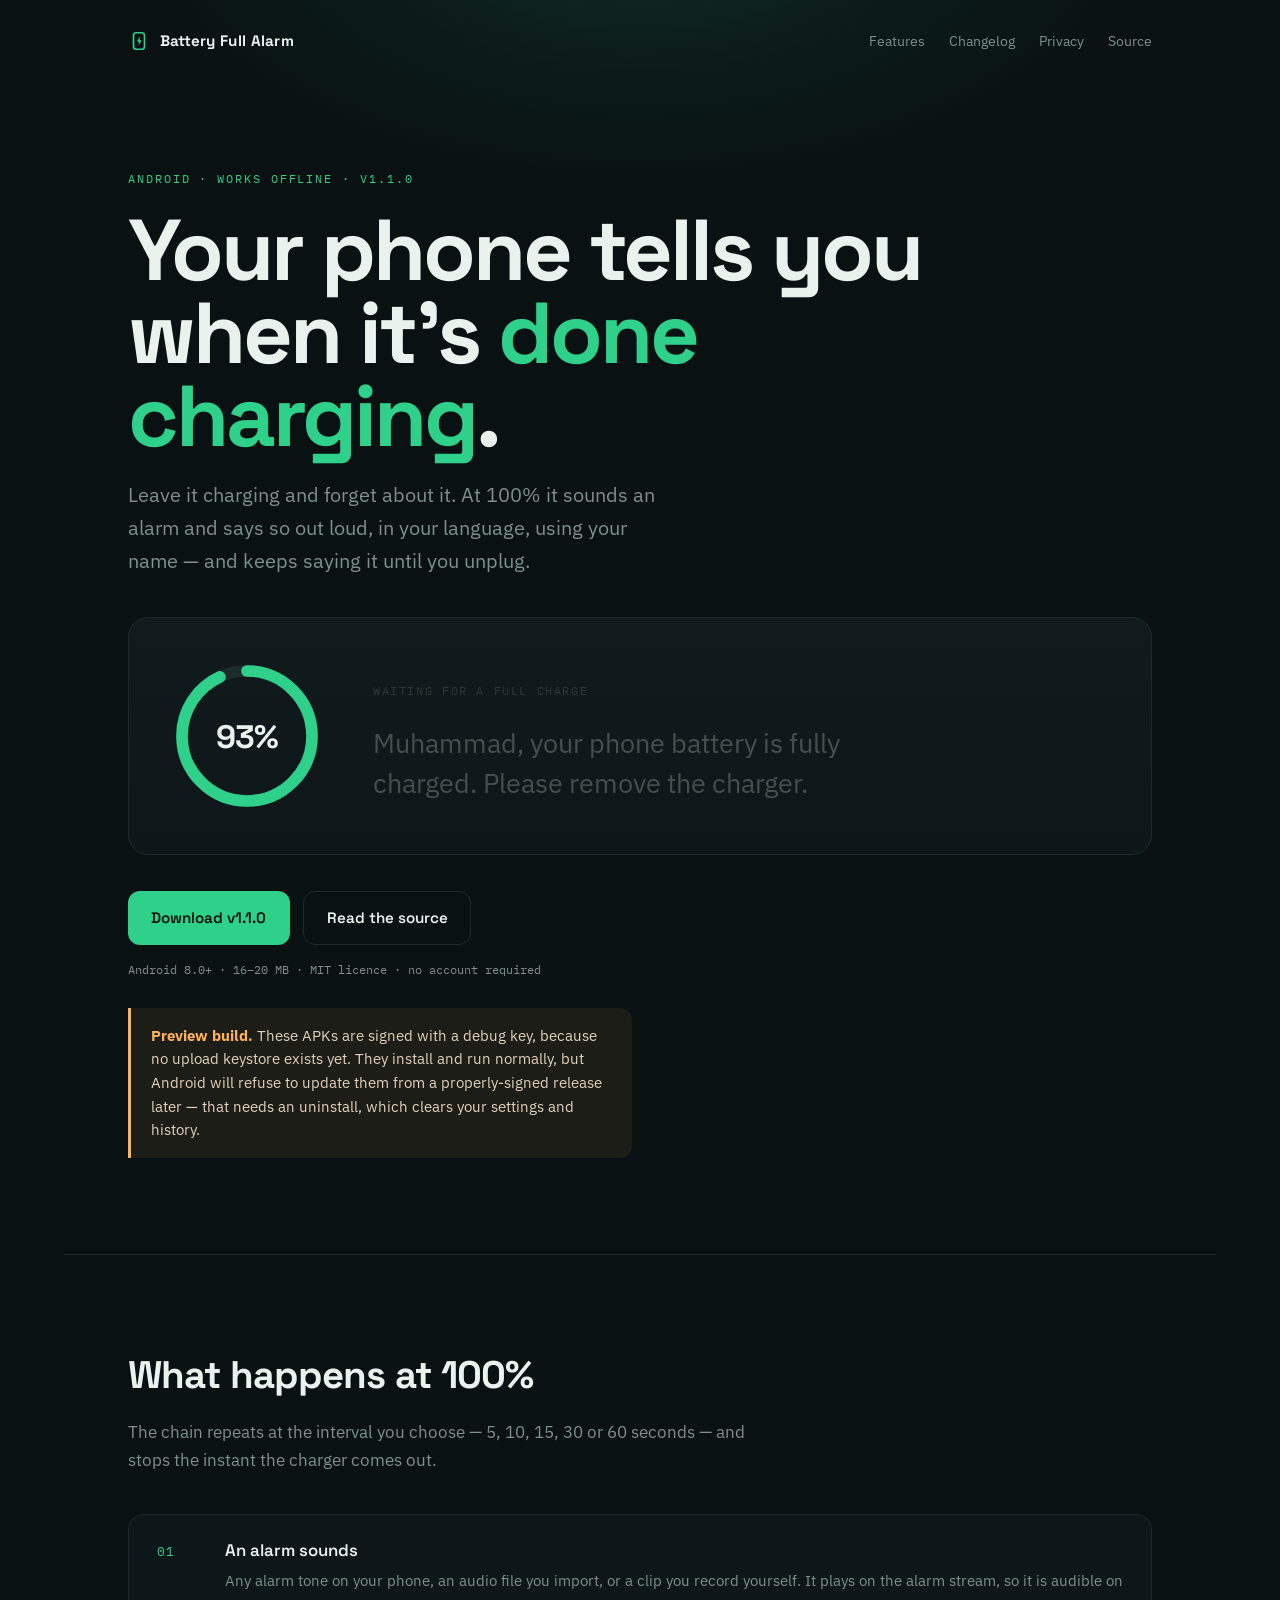
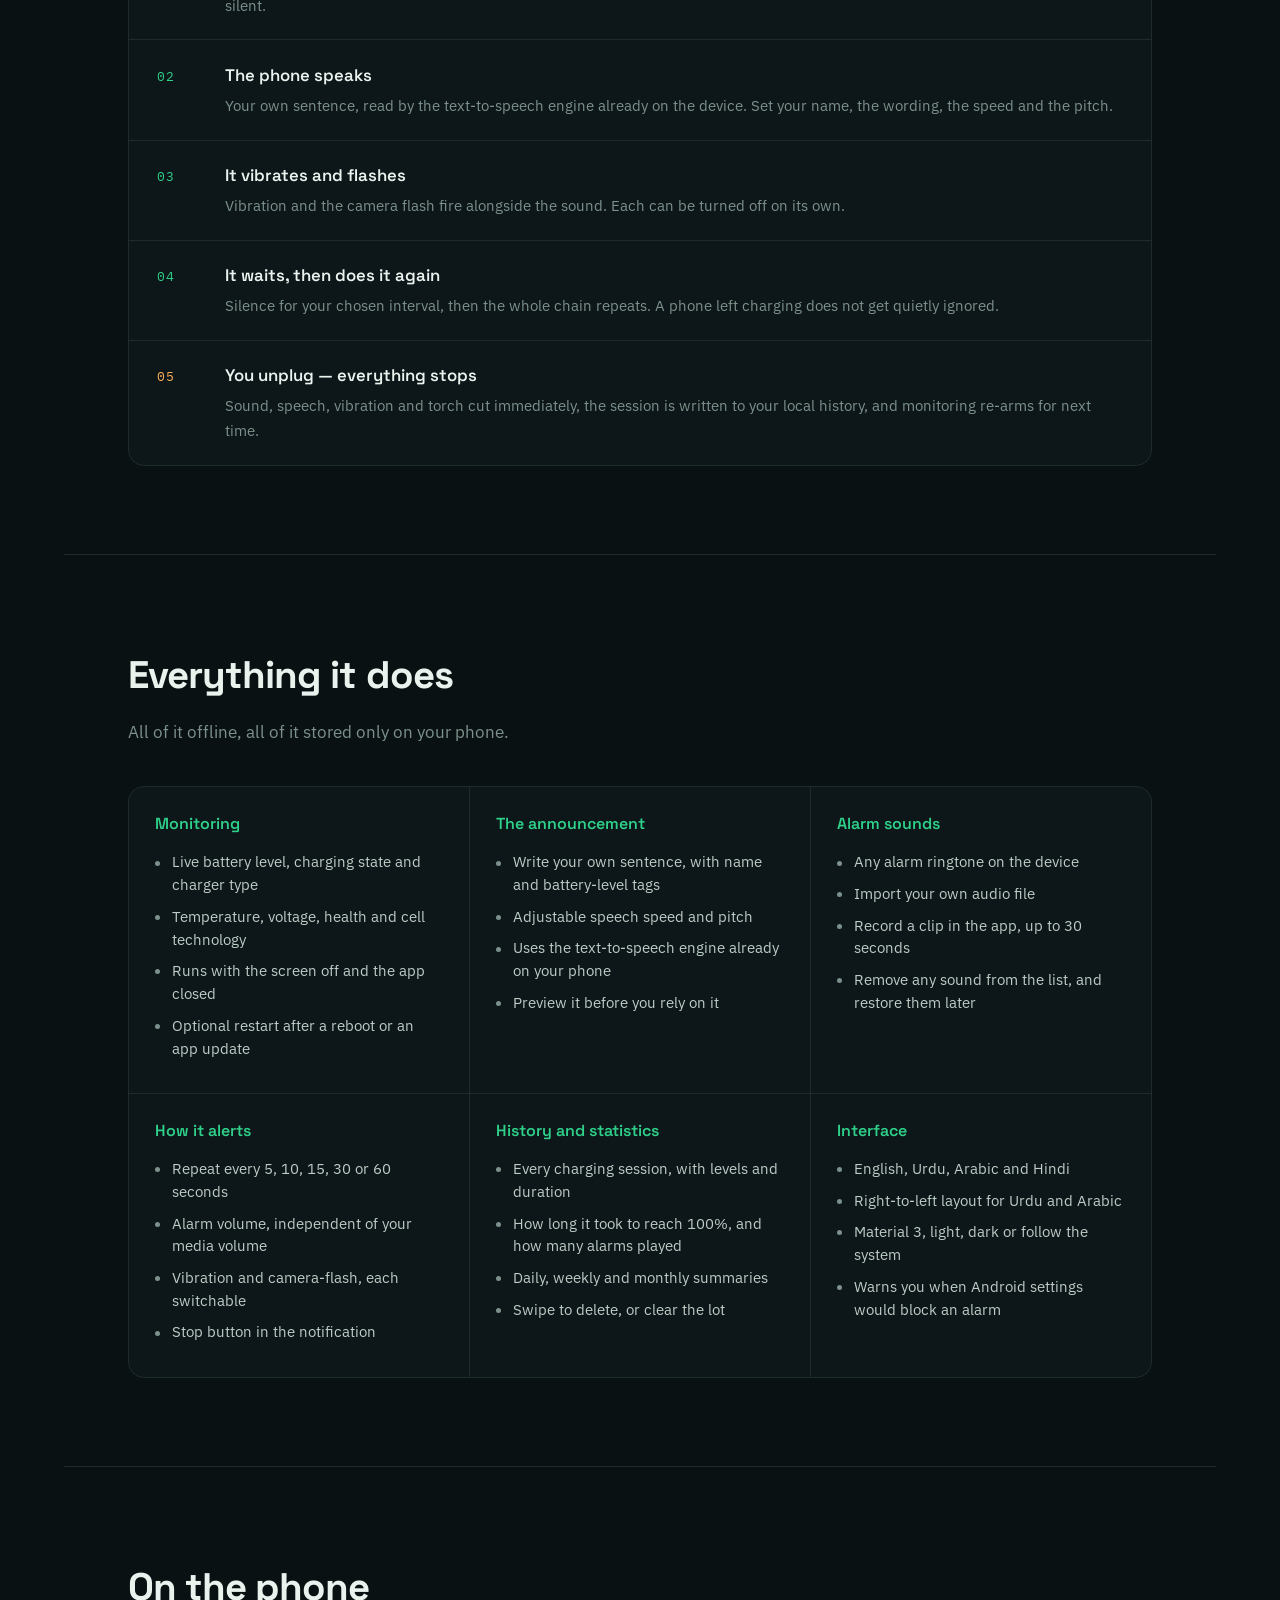
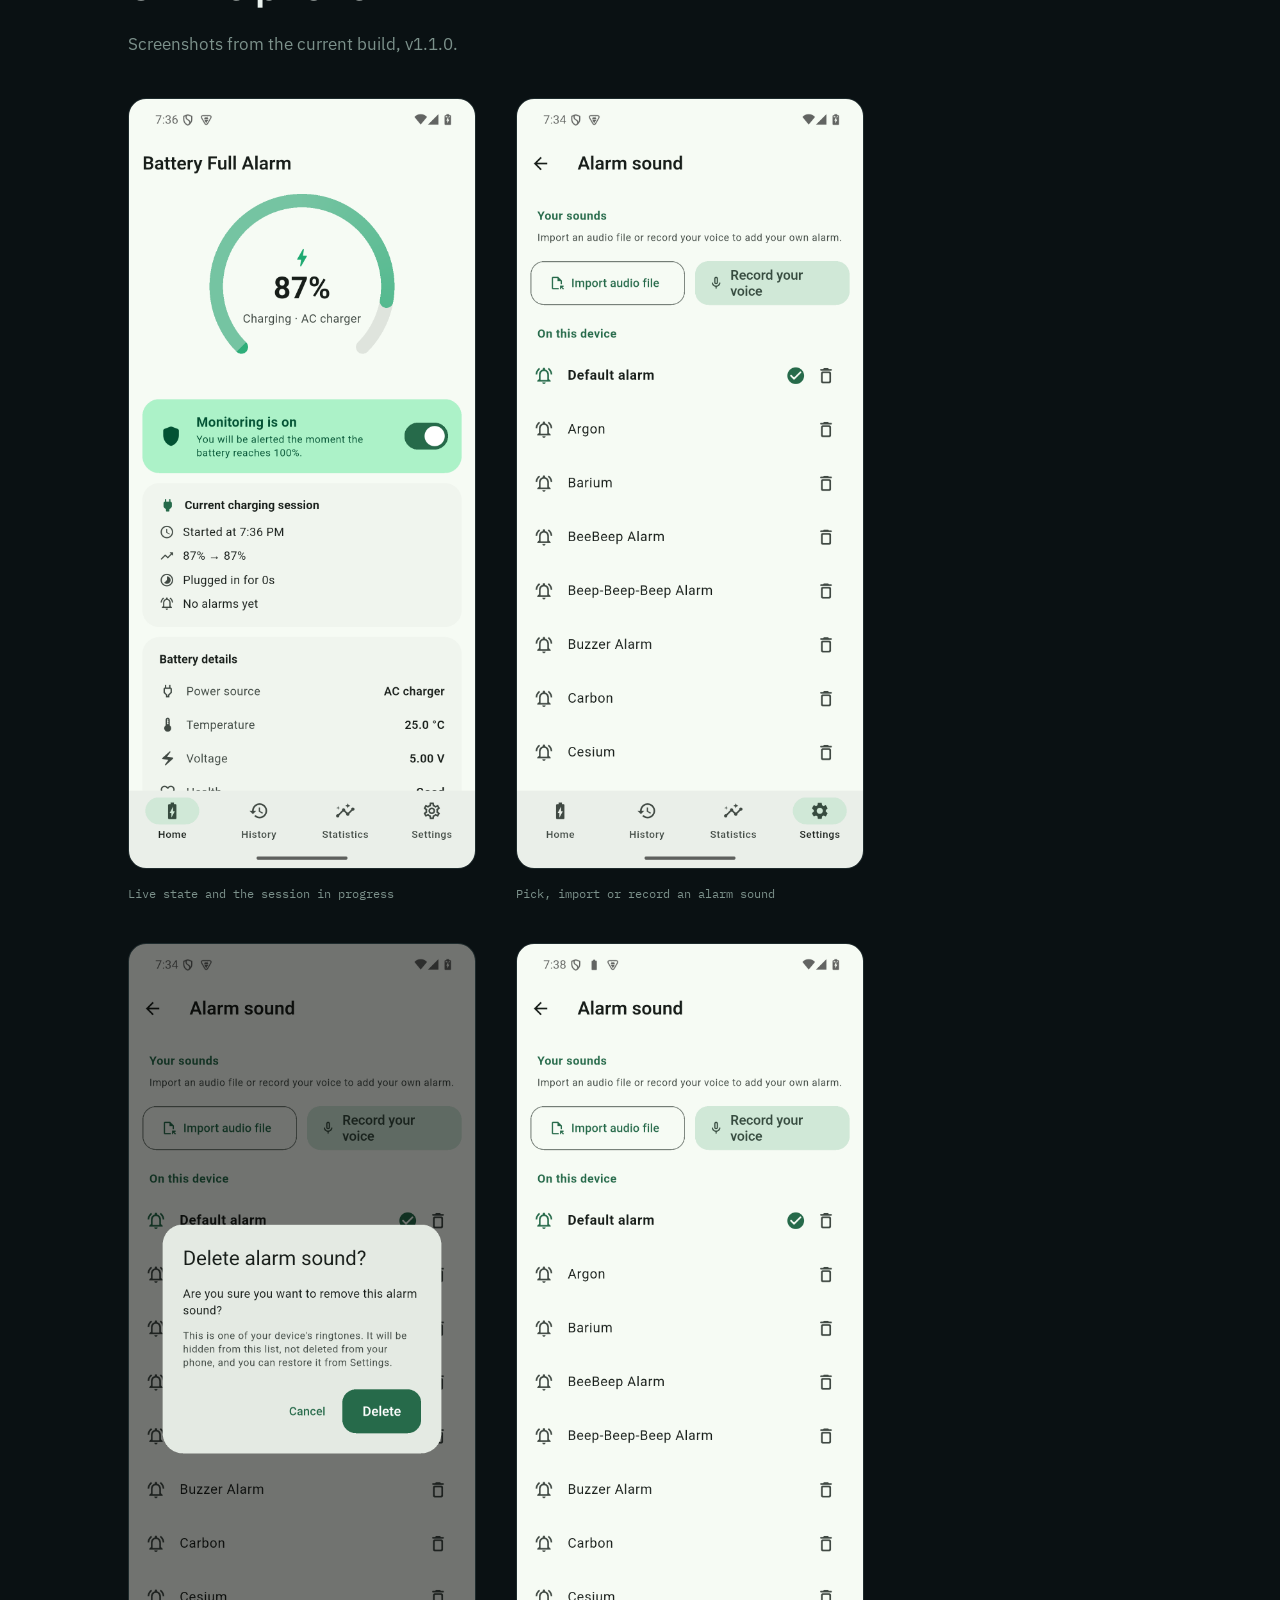
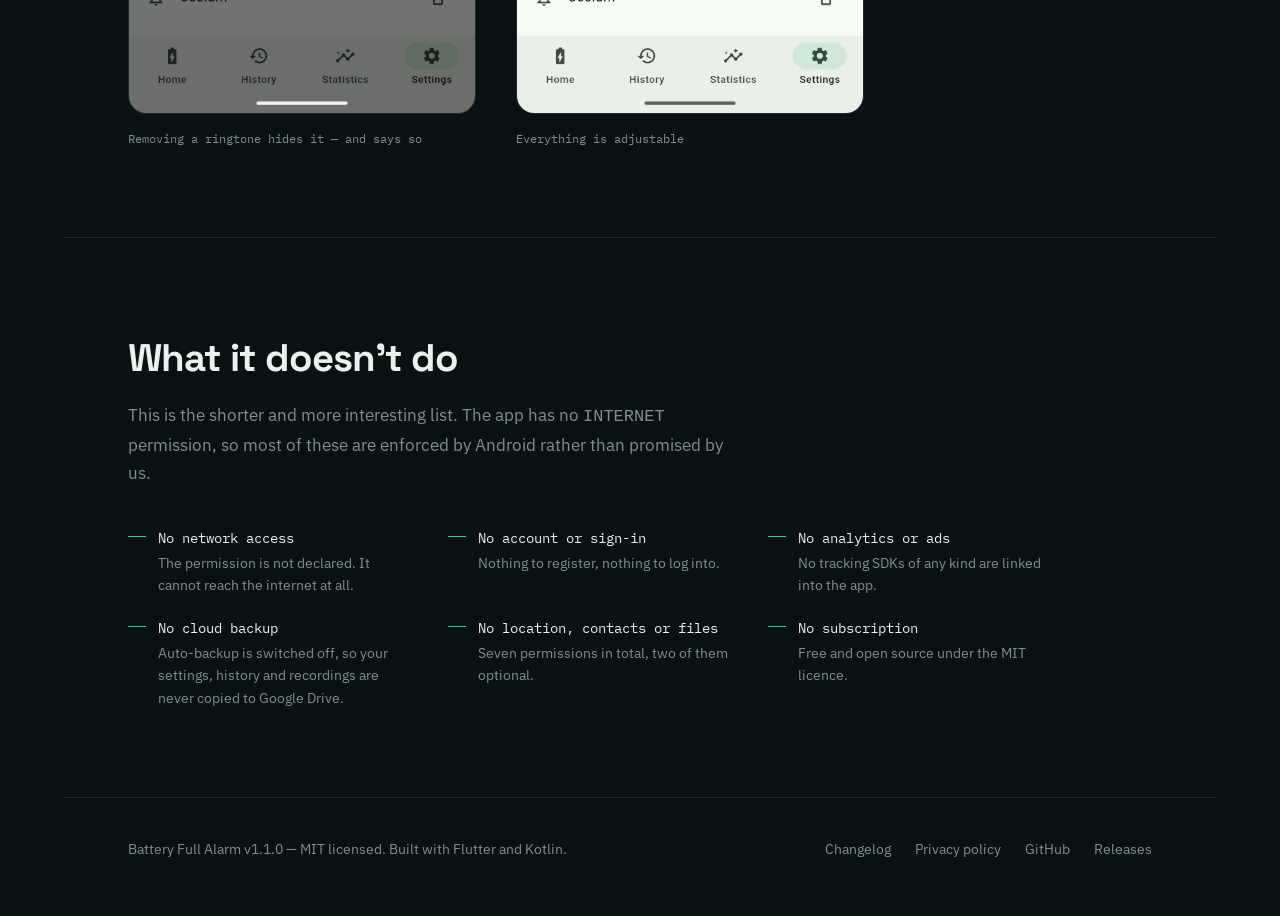
<file: website/index.html>
<!doctype html>
<html lang="en">
<head>
<meta charset="utf-8">
<meta name="viewport" content="width=device-width, initial-scale=1">
<title>Battery Full Alarm — it tells you when your phone is charged</title>
<meta name="description" content="An offline Android app that sounds an alarm and speaks a custom message the moment your phone reaches 100% while charging. No internet permission, no account, no cloud.">
<meta name="theme-color" content="#0a1113">

<meta property="og:title" content="Battery Full Alarm">
<meta property="og:description" content="Your phone tells you, out loud, the moment it finishes charging. Completely offline.">
<meta property="og:type" content="website">

<link rel="icon" href="data:image/svg+xml,<svg xmlns='http://www.w3.org/2000/svg' viewBox='0 0 24 24'><text y='19' font-size='19'>🔋</text></svg>">
<link rel="preconnect" href="https://fonts.googleapis.com">
<link rel="preconnect" href="https://fonts.gstatic.com" crossorigin>
<link href="https://fonts.googleapis.com/css2?family=IBM+Plex+Mono:wght@400;500&family=IBM+Plex+Sans+Arabic:wght@400;600&family=IBM+Plex+Sans+Devanagari:wght@400;600&family=IBM+Plex+Sans:wght@400;600&family=Space+Grotesk:wght@600;700&display=swap" rel="stylesheet">
<link rel="stylesheet" href="styles.css">
</head>
<body>

<header class="shell masthead">
  <a class="wordmark" href="/">
    <svg viewBox="0 0 24 24" aria-hidden="true" fill="none">
      <rect x="6" y="3" width="12" height="18" rx="3" stroke="#2FD08A" stroke-width="1.8"/>
      <path d="M13 7l-3.4 5.6H12L11.4 17l3.6-5.8h-2.4z" fill="#2FD08A"/>
    </svg>
    Battery Full Alarm
  </a>
  <nav>
    <a href="#features">Features</a>
    <a href="/changelog">Changelog</a>
    <a href="/privacy">Privacy</a>
    <a href="https://github.com/FarhanAsgharr/battery-full-alarm">Source</a>
  </nav>
</header>

<main>
  <!--
    The hero is the product's single job, performed: the meter charges to 100%, and
    only then does the phone speak — cycling through the four languages it supports,
    flipping direction for Urdu and Arabic.
  -->
  <section class="shell hero">
    <p class="eyebrow">Android · works offline · v1.1.0</p>
    <h1>Your phone tells you when it's <em>done charging</em>.</h1>
    <p class="lede">
      Leave it charging and forget about it. At 100% it sounds an alarm and says so out
      loud, in your language, using your name — and keeps saying it until you unplug.
    </p>

    <div class="announcer">
      <svg class="meter" id="meter" viewBox="0 0 120 120" role="img"
           aria-label="Battery charging to 100 percent">
        <circle class="meter-track" cx="60" cy="60" r="50"></circle>
        <circle class="meter-fill" id="meterFill" cx="60" cy="60" r="50"
                transform="rotate(-90 60 60)"></circle>
        <text class="meter-label" id="meterLabel" x="60" y="69" text-anchor="middle">0%</text>
      </svg>

      <div class="speech is-idle" id="speech" lang="en" dir="ltr" aria-live="polite">
        <p class="speech-lang" id="speechLang">Waiting for a full charge</p>
        <p class="speech-line" id="speechLine">
          Muhammad, your phone battery is fully charged. Please remove the charger.
        </p>
      </div>
    </div>

    <div class="actions">
      <a class="btn btn-primary"
         href="https://github.com/FarhanAsgharr/battery-full-alarm/releases/tag/v1.1.0">
        Download v1.1.0
      </a>
      <a class="btn btn-ghost"
         href="https://github.com/FarhanAsgharr/battery-full-alarm">
        Read the source
      </a>
    </div>
    <p class="actions-note">Android 8.0+ · 16–20 MB · MIT licence · no account required</p>

    <!--
      Stated up front, not buried. Anyone who installs a debug-signed build and later
      wants the Play version has to uninstall and lose their data, so they deserve to
      know before they tap Download rather than after.
    -->
    <aside class="caveat">
      <strong>Preview build.</strong> These APKs are signed with a debug key, because no
      upload keystore exists yet. They install and run normally, but Android will refuse
      to update them from a properly-signed release later — that needs an uninstall,
      which clears your settings and history.
    </aside>
  </section>

  <!-- A real sequence, so the numbering carries information. -->
  <section class="shell band" id="how">
    <h2>What happens at 100%</h2>
    <p class="sub">
      The chain repeats at the interval you choose — 5, 10, 15, 30 or 60 seconds —
      and stops the instant the charger comes out.
    </p>

    <ol class="chain">
      <li>
        <span class="step">01</span>
        <div>
          <h3>An alarm sounds</h3>
          <p>Any alarm tone on your phone, an audio file you import, or a clip you record
             yourself. It plays on the alarm stream, so it is audible on silent.</p>
        </div>
      </li>
      <li>
        <span class="step">02</span>
        <div>
          <h3>The phone speaks</h3>
          <p>Your own sentence, read by the text-to-speech engine already on the device.
             Set your name, the wording, the speed and the pitch.</p>
        </div>
      </li>
      <li>
        <span class="step">03</span>
        <div>
          <h3>It vibrates and flashes</h3>
          <p>Vibration and the camera flash fire alongside the sound. Each can be turned
             off on its own.</p>
        </div>
      </li>
      <li>
        <span class="step">04</span>
        <div>
          <h3>It waits, then does it again</h3>
          <p>Silence for your chosen interval, then the whole chain repeats. A phone left
             charging does not get quietly ignored.</p>
        </div>
      </li>
      <li>
        <span class="step">05</span>
        <div>
          <h3>You unplug — everything stops</h3>
          <p>Sound, speech, vibration and torch cut immediately, the session is written to
             your local history, and monitoring re-arms for next time.</p>
        </div>
      </li>
    </ol>
  </section>

  <section class="shell band" id="features">
    <h2>Everything it does</h2>
    <p class="sub">All of it offline, all of it stored only on your phone.</p>

    <div class="features">
      <div class="feature">
        <h3>Monitoring</h3>
        <ul>
          <li>Live battery level, charging state and charger type</li>
          <li>Temperature, voltage, health and cell technology</li>
          <li>Runs with the screen off and the app closed</li>
          <li>Optional restart after a reboot or an app update</li>
        </ul>
      </div>

      <div class="feature">
        <h3>The announcement</h3>
        <ul>
          <li>Write your own sentence, with name and battery-level tags</li>
          <li>Adjustable speech speed and pitch</li>
          <li>Uses the text-to-speech engine already on your phone</li>
          <li>Preview it before you rely on it</li>
        </ul>
      </div>

      <div class="feature">
        <h3>Alarm sounds</h3>
        <ul>
          <li>Any alarm ringtone on the device</li>
          <li>Import your own audio file</li>
          <li>Record a clip in the app, up to 30 seconds</li>
          <li>Remove any sound from the list, and restore them later</li>
        </ul>
      </div>

      <div class="feature">
        <h3>How it alerts</h3>
        <ul>
          <li>Repeat every 5, 10, 15, 30 or 60 seconds</li>
          <li>Alarm volume, independent of your media volume</li>
          <li>Vibration and camera-flash, each switchable</li>
          <li>Stop button in the notification</li>
        </ul>
      </div>

      <div class="feature">
        <h3>History and statistics</h3>
        <ul>
          <li>Every charging session, with levels and duration</li>
          <li>How long it took to reach 100%, and how many alarms played</li>
          <li>Daily, weekly and monthly summaries</li>
          <li>Swipe to delete, or clear the lot</li>
        </ul>
      </div>

      <div class="feature">
        <h3>Interface</h3>
        <ul>
          <li>English, Urdu, Arabic and Hindi</li>
          <li>Right-to-left layout for Urdu and Arabic</li>
          <li>Material 3, light, dark or follow the system</li>
          <li>Warns you when Android settings would block an alarm</li>
        </ul>
      </div>
    </div>
  </section>

  <section class="shell band">
    <h2>On the phone</h2>
    <p class="sub">Screenshots from the current build, v1.1.0.</p>
    <div class="shots">
      <div class="shot">
        <figure>
          <img src="img/home.png" width="1080" height="2400" loading="lazy"
               alt="The home screen: 87 percent charging, monitoring switched on, and the current charging session.">
          <figcaption>Live state and the session in progress</figcaption>
        </figure>
      </div>
      <div class="shot">
        <figure>
          <img src="img/sound.png" width="1080" height="2400" loading="lazy"
               alt="The alarm sound picker, listing the device ringtones with import and record buttons above them.">
          <figcaption>Pick, import or record an alarm sound</figcaption>
        </figure>
      </div>
      <div class="shot">
        <figure>
          <img src="img/delete.png" width="1080" height="2400" loading="lazy"
               alt="The delete confirmation dialog, explaining that a device ringtone is hidden from the list rather than deleted from the phone.">
          <figcaption>Removing a ringtone hides it — and says so</figcaption>
        </figure>
      </div>
      <div class="shot">
        <figure>
          <img src="img/settings.png" width="1080" height="2400" loading="lazy"
               alt="The settings screen showing the announcement, alarm sound, restore default sounds, repeat interval and volume.">
          <figcaption>Everything is adjustable</figcaption>
        </figure>
      </div>
    </div>
  </section>

  <!-- The honest inverse. This app is defined as much by what it refuses to do. -->
  <section class="shell band">
    <h2>What it doesn't do</h2>
    <p class="sub">
      This is the shorter and more interesting list. The app has no <code>INTERNET</code>
      permission, so most of these are enforced by Android rather than promised by us.
    </p>
    <ul class="absences">
      <li>No network access
        <span>The permission is not declared. It cannot reach the internet at all.</span>
      </li>
      <li>No account or sign-in
        <span>Nothing to register, nothing to log into.</span>
      </li>
      <li>No analytics or ads
        <span>No tracking SDKs of any kind are linked into the app.</span>
      </li>
      <li>No cloud backup
        <span>Auto-backup is switched off, so your settings, history and recordings are
              never copied to Google Drive.</span>
      </li>
      <li>No location, contacts or files
        <span>Seven permissions in total, two of them optional.</span>
      </li>
      <li>No subscription
        <span>Free and open source under the MIT licence.</span>
      </li>
    </ul>
  </section>
</main>

<footer class="shell site-footer">
  <p style="margin:0">Battery Full Alarm v1.1.0 — MIT licensed. Built with Flutter and Kotlin.</p>
  <nav>
    <a href="/changelog">Changelog</a>
    <a href="/privacy">Privacy policy</a>
    <a href="https://github.com/FarhanAsgharr/battery-full-alarm">GitHub</a>
    <a href="https://github.com/FarhanAsgharr/battery-full-alarm/releases">Releases</a>
  </nav>
</footer>

<script src="app.js"></script>
</body>
</html>
</file>
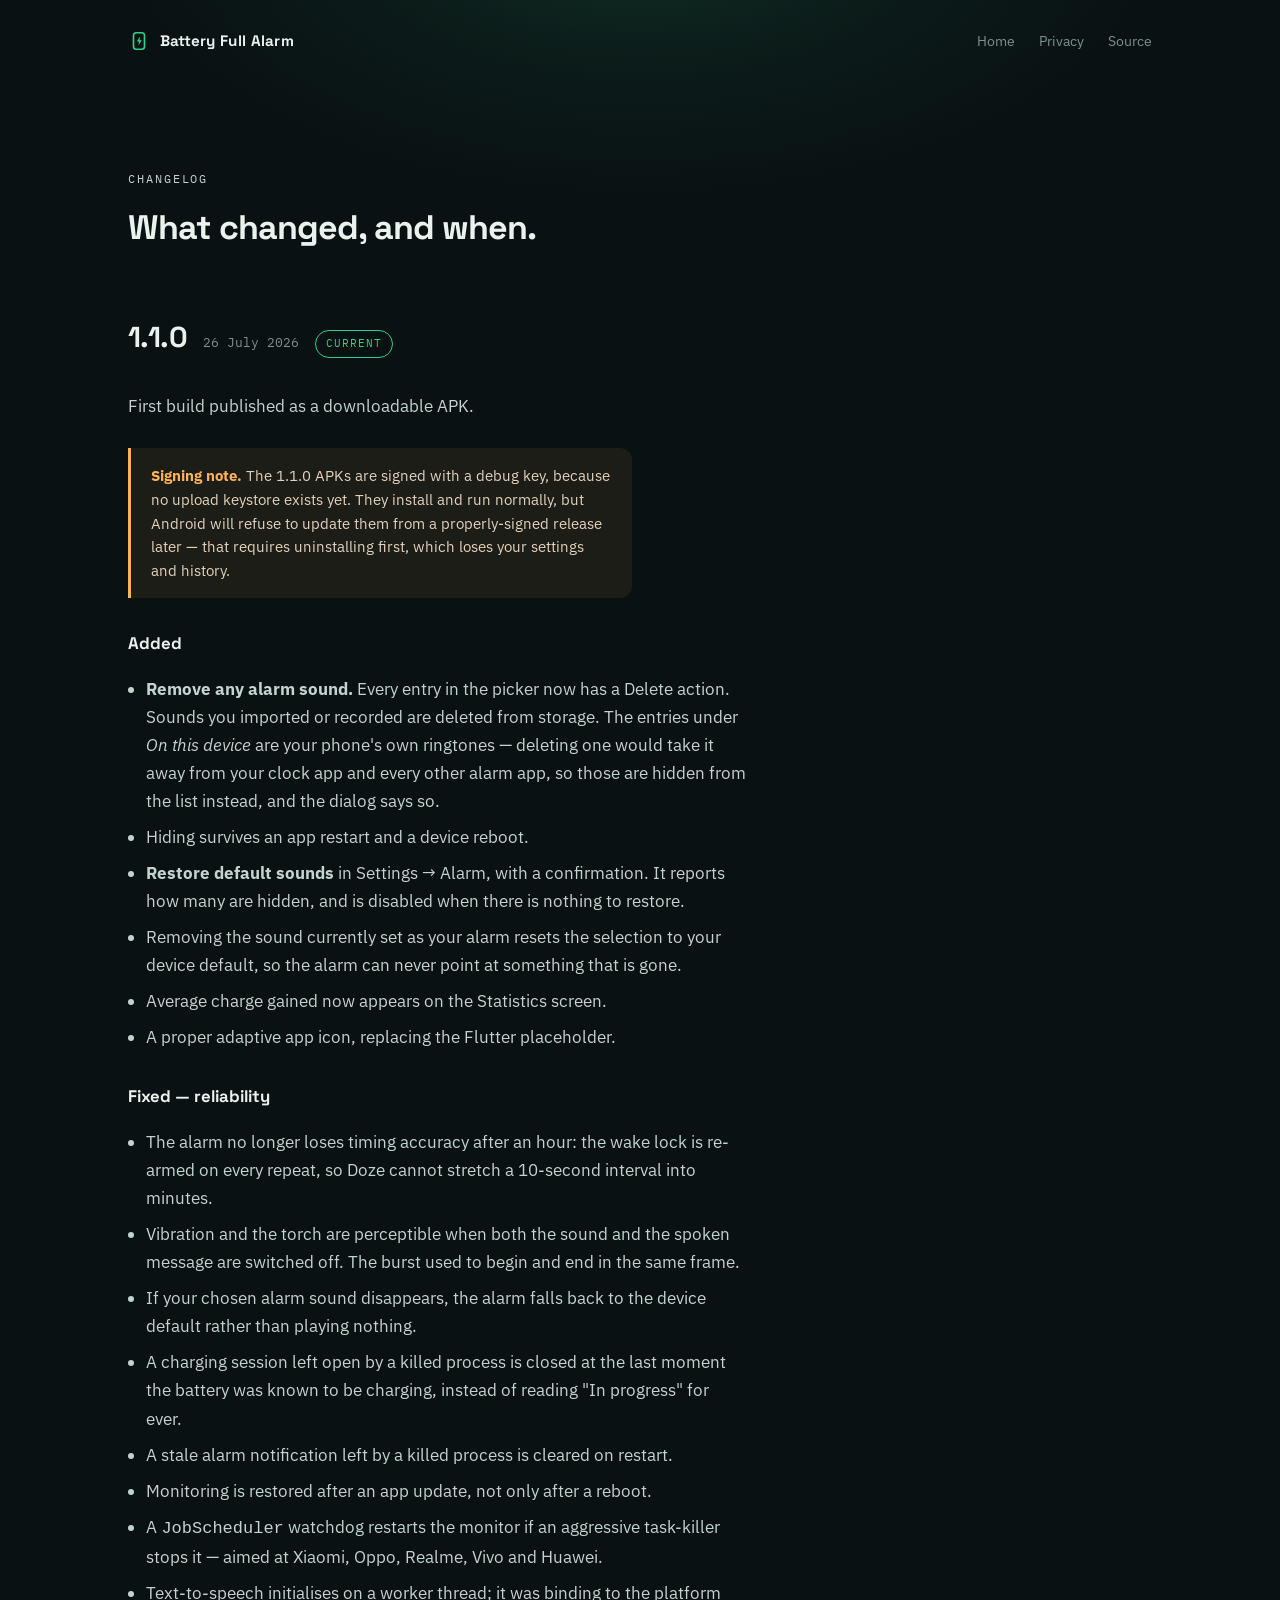
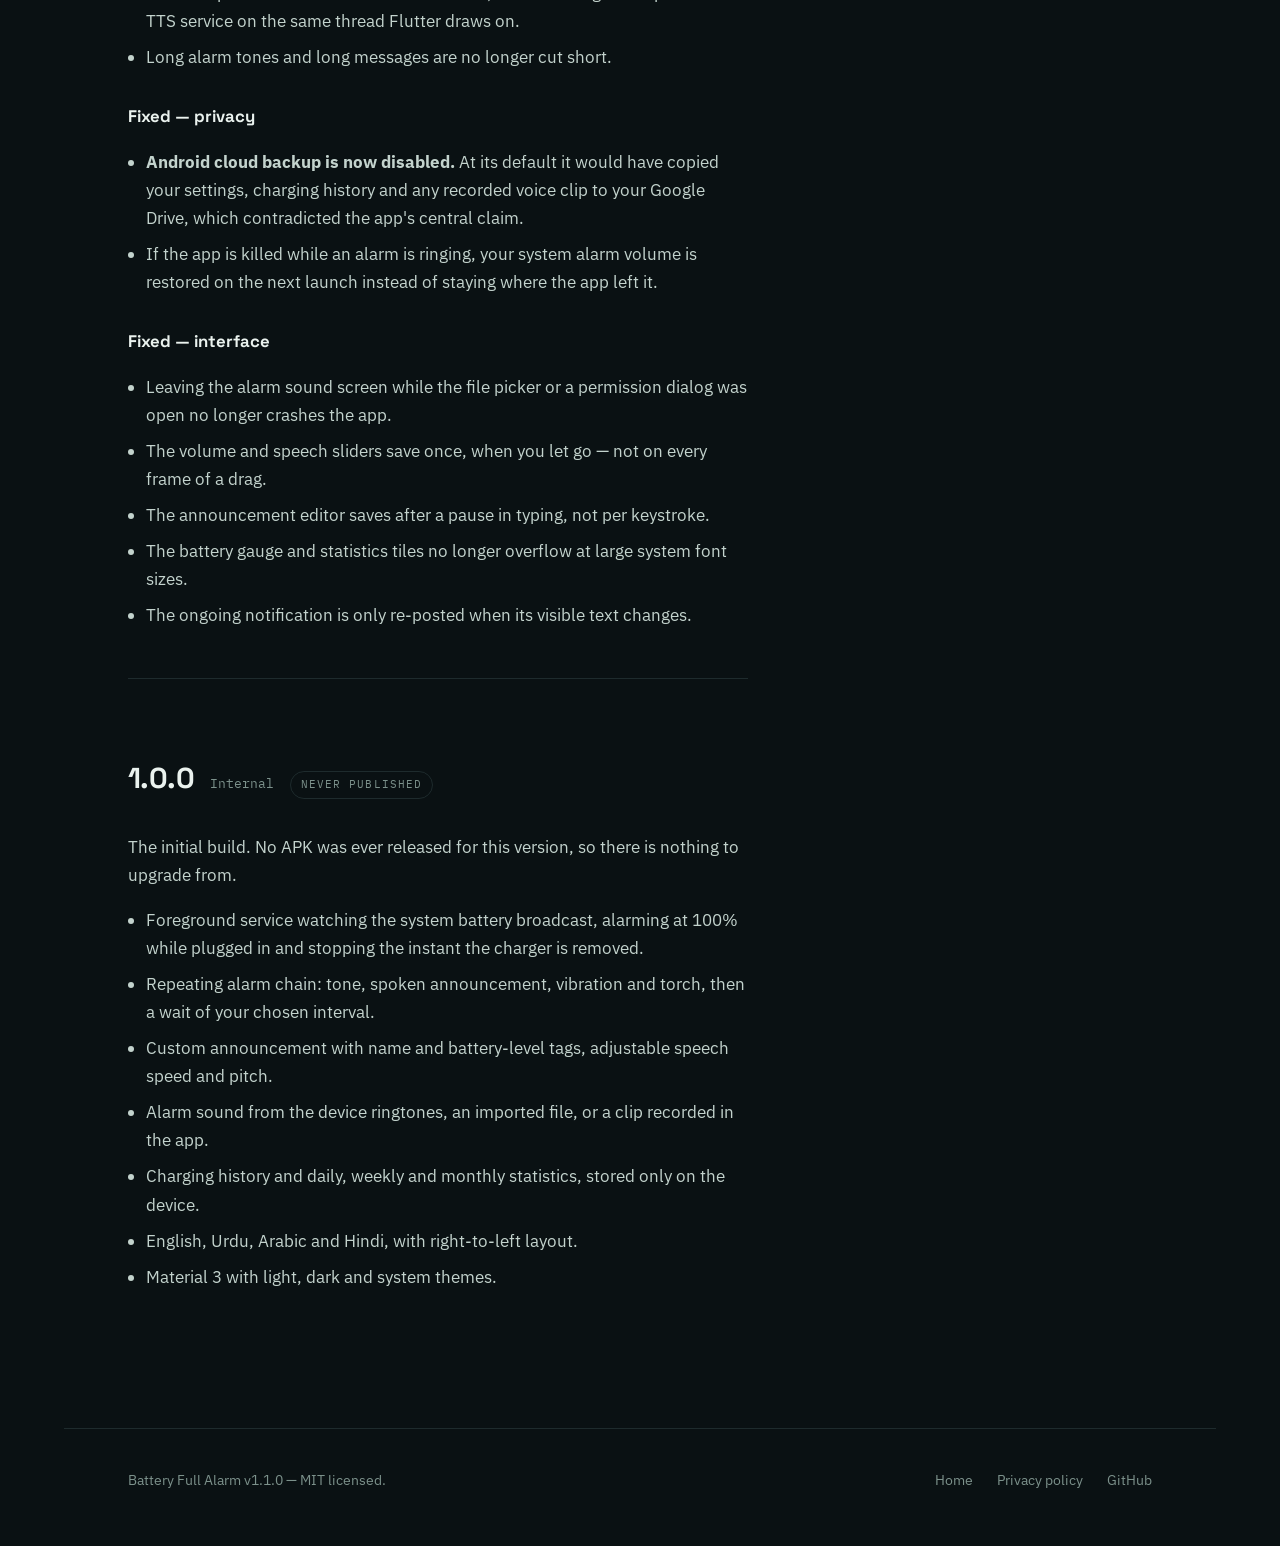
<file: website/changelog.html>
<!doctype html>
<html lang="en">
<head>
<meta charset="utf-8">
<meta name="viewport" content="width=device-width, initial-scale=1">
<title>Changelog — Battery Full Alarm</title>
<meta name="description" content="What changed in each release of Battery Full Alarm.">
<meta name="theme-color" content="#0a1113">
<link rel="icon" href="data:image/svg+xml,<svg xmlns='http://www.w3.org/2000/svg' viewBox='0 0 24 24'><text y='19' font-size='19'>🔋</text></svg>">
<link rel="preconnect" href="https://fonts.googleapis.com">
<link rel="preconnect" href="https://fonts.gstatic.com" crossorigin>
<link href="https://fonts.googleapis.com/css2?family=IBM+Plex+Mono:wght@400;500&family=IBM+Plex+Sans:wght@400;600&family=Space+Grotesk:wght@600;700&display=swap" rel="stylesheet">
<link rel="stylesheet" href="styles.css">
</head>
<body>

<header class="shell masthead">
  <a class="wordmark" href="/">
    <svg viewBox="0 0 24 24" aria-hidden="true" fill="none">
      <rect x="6" y="3" width="12" height="18" rx="3" stroke="#2FD08A" stroke-width="1.8"/>
      <path d="M13 7l-3.4 5.6H12L11.4 17l3.6-5.8h-2.4z" fill="#2FD08A"/>
    </svg>
    Battery Full Alarm
  </a>
  <nav>
    <a href="/">Home</a>
    <a href="/privacy">Privacy</a>
    <a href="https://github.com/FarhanAsgharr/battery-full-alarm">Source</a>
  </nav>
</header>

<main class="shell band" style="border-top:none">
  <div class="prose">
    <p class="eyebrow">Changelog</p>
    <h1 style="font-family:var(--display);font-size:clamp(2rem,1.4rem+2.4vw,3rem);letter-spacing:-0.03em;line-height:1.1;margin:0 0 1.5rem">
      What changed, and when.
    </h1>

    <!-- ------------------------------------------------------------ 1.1.0 -->
    <div class="release">
      <div class="release-head">
        <h2 id="v1-1-0">1.1.0</h2>
        <span class="release-date">26 July 2026</span>
        <span class="pill pill-current">Current</span>
      </div>
      <p>First build published as a downloadable APK.</p>

      <aside class="caveat">
        <strong>Signing note.</strong> The 1.1.0 APKs are signed with a debug key,
        because no upload keystore exists yet. They install and run normally, but
        Android will refuse to update them from a properly-signed release later — that
        requires uninstalling first, which loses your settings and history.
      </aside>

      <h3>Added</h3>
      <ul>
        <li><strong>Remove any alarm sound.</strong> Every entry in the picker now has a
          Delete action. Sounds you imported or recorded are deleted from storage. The
          entries under <em>On this device</em> are your phone's own ringtones — deleting
          one would take it away from your clock app and every other alarm app, so those
          are hidden from the list instead, and the dialog says so.</li>
        <li>Hiding survives an app restart and a device reboot.</li>
        <li><strong>Restore default sounds</strong> in Settings → Alarm, with a
          confirmation. It reports how many are hidden, and is disabled when there is
          nothing to restore.</li>
        <li>Removing the sound currently set as your alarm resets the selection to your
          device default, so the alarm can never point at something that is gone.</li>
        <li>Average charge gained now appears on the Statistics screen.</li>
        <li>A proper adaptive app icon, replacing the Flutter placeholder.</li>
      </ul>

      <h3>Fixed — reliability</h3>
      <ul>
        <li>The alarm no longer loses timing accuracy after an hour: the wake lock is
          re-armed on every repeat, so Doze cannot stretch a 10-second interval into
          minutes.</li>
        <li>Vibration and the torch are perceptible when both the sound and the spoken
          message are switched off. The burst used to begin and end in the same frame.</li>
        <li>If your chosen alarm sound disappears, the alarm falls back to the device
          default rather than playing nothing.</li>
        <li>A charging session left open by a killed process is closed at the last moment
          the battery was known to be charging, instead of reading "In progress" for ever.</li>
        <li>A stale alarm notification left by a killed process is cleared on restart.</li>
        <li>Monitoring is restored after an app update, not only after a reboot.</li>
        <li>A <code>JobScheduler</code> watchdog restarts the monitor if an aggressive
          task-killer stops it — aimed at Xiaomi, Oppo, Realme, Vivo and Huawei.</li>
        <li>Text-to-speech initialises on a worker thread; it was binding to the platform
          TTS service on the same thread Flutter draws on.</li>
        <li>Long alarm tones and long messages are no longer cut short.</li>
      </ul>

      <h3>Fixed — privacy</h3>
      <ul>
        <li><strong>Android cloud backup is now disabled.</strong> At its default it
          would have copied your settings, charging history and any recorded voice clip
          to your Google Drive, which contradicted the app's central claim.</li>
        <li>If the app is killed while an alarm is ringing, your system alarm volume is
          restored on the next launch instead of staying where the app left it.</li>
      </ul>

      <h3>Fixed — interface</h3>
      <ul>
        <li>Leaving the alarm sound screen while the file picker or a permission dialog
          was open no longer crashes the app.</li>
        <li>The volume and speech sliders save once, when you let go — not on every frame
          of a drag.</li>
        <li>The announcement editor saves after a pause in typing, not per keystroke.</li>
        <li>The battery gauge and statistics tiles no longer overflow at large system
          font sizes.</li>
        <li>The ongoing notification is only re-posted when its visible text changes.</li>
      </ul>
    </div>

    <!-- ------------------------------------------------------------ 1.0.0 -->
    <div class="release">
      <div class="release-head">
        <h2 id="v1-0-0">1.0.0</h2>
        <span class="release-date">Internal</span>
        <span class="pill">Never published</span>
      </div>
      <p>
        The initial build. No APK was ever released for this version, so there is nothing
        to upgrade from.
      </p>
      <ul>
        <li>Foreground service watching the system battery broadcast, alarming at 100%
          while plugged in and stopping the instant the charger is removed.</li>
        <li>Repeating alarm chain: tone, spoken announcement, vibration and torch, then a
          wait of your chosen interval.</li>
        <li>Custom announcement with name and battery-level tags, adjustable speech speed
          and pitch.</li>
        <li>Alarm sound from the device ringtones, an imported file, or a clip recorded in
          the app.</li>
        <li>Charging history and daily, weekly and monthly statistics, stored only on the
          device.</li>
        <li>English, Urdu, Arabic and Hindi, with right-to-left layout.</li>
        <li>Material 3 with light, dark and system themes.</li>
      </ul>
    </div>
  </div>
</main>

<footer class="shell site-footer">
  <p style="margin:0">Battery Full Alarm v1.1.0 — MIT licensed.</p>
  <nav>
    <a href="/">Home</a>
    <a href="/privacy">Privacy policy</a>
    <a href="https://github.com/FarhanAsgharr/battery-full-alarm">GitHub</a>
  </nav>
</footer>

</body>
</html>
</file>
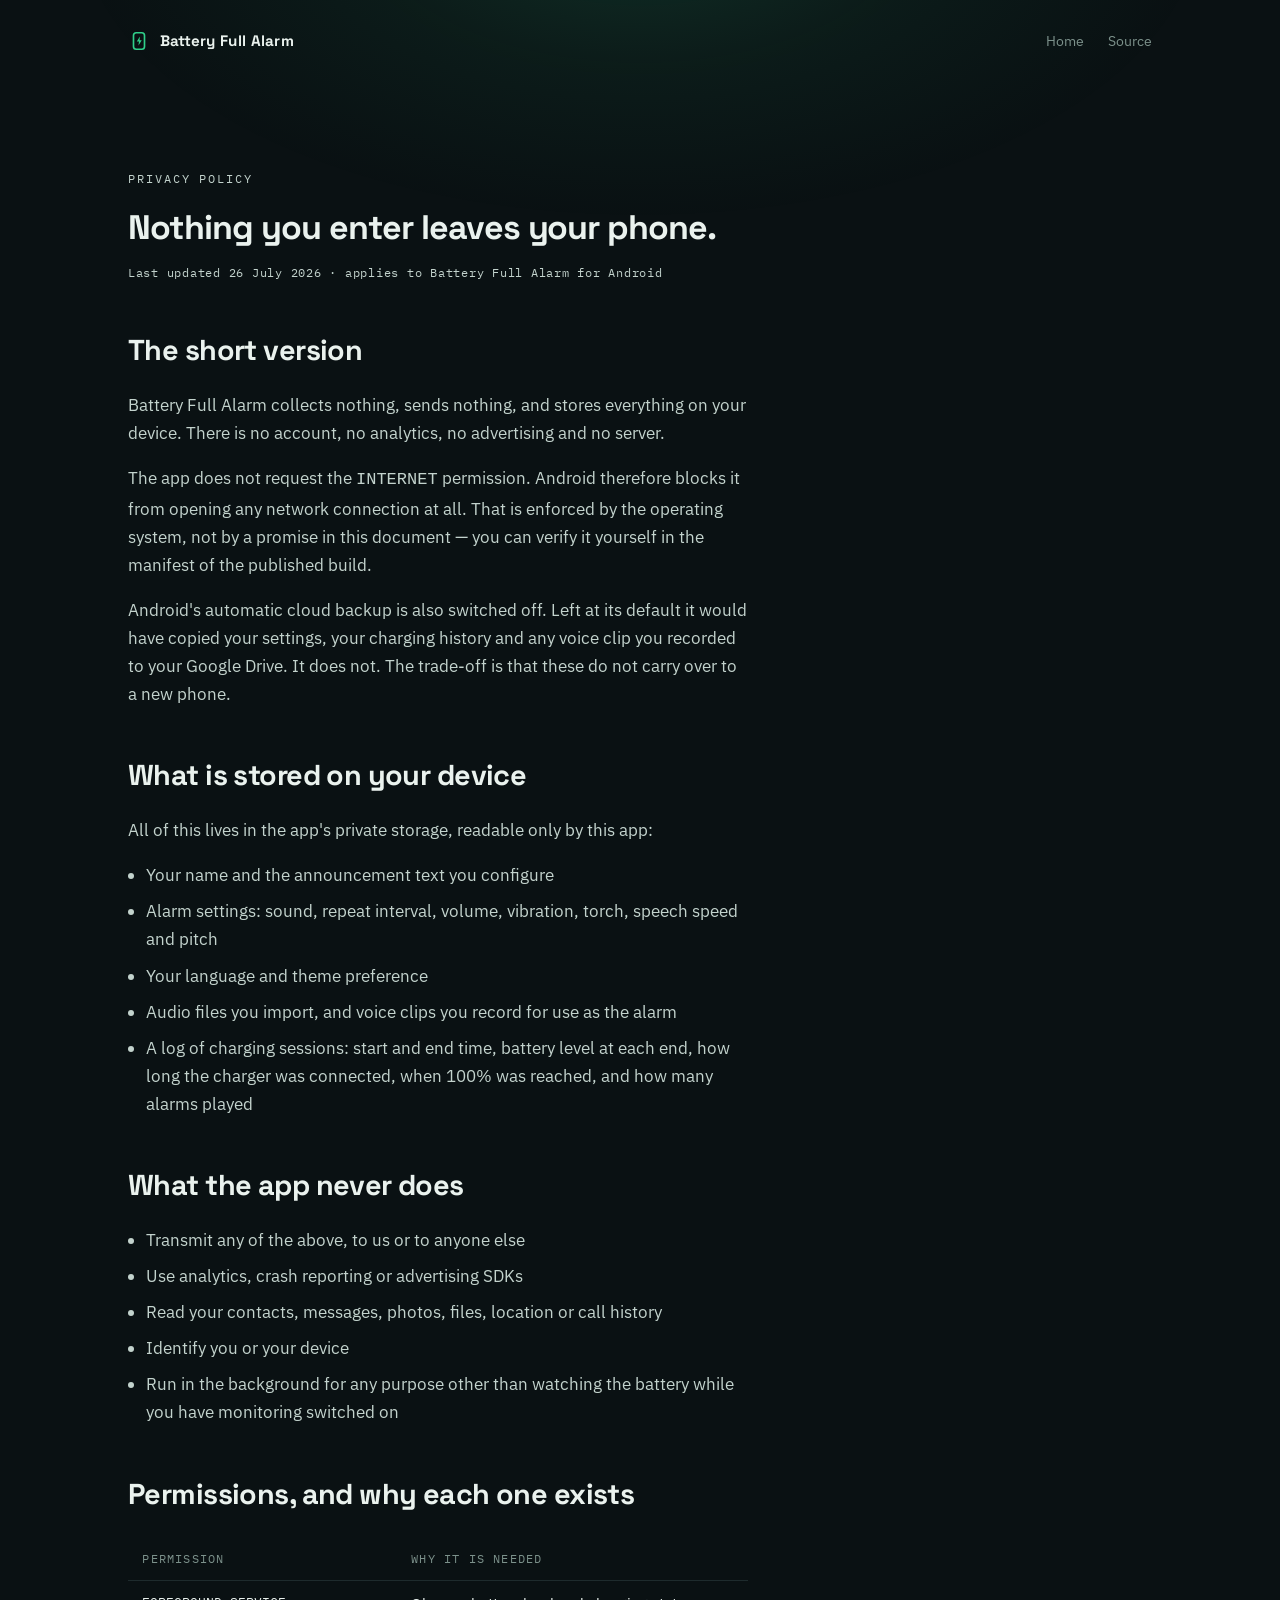
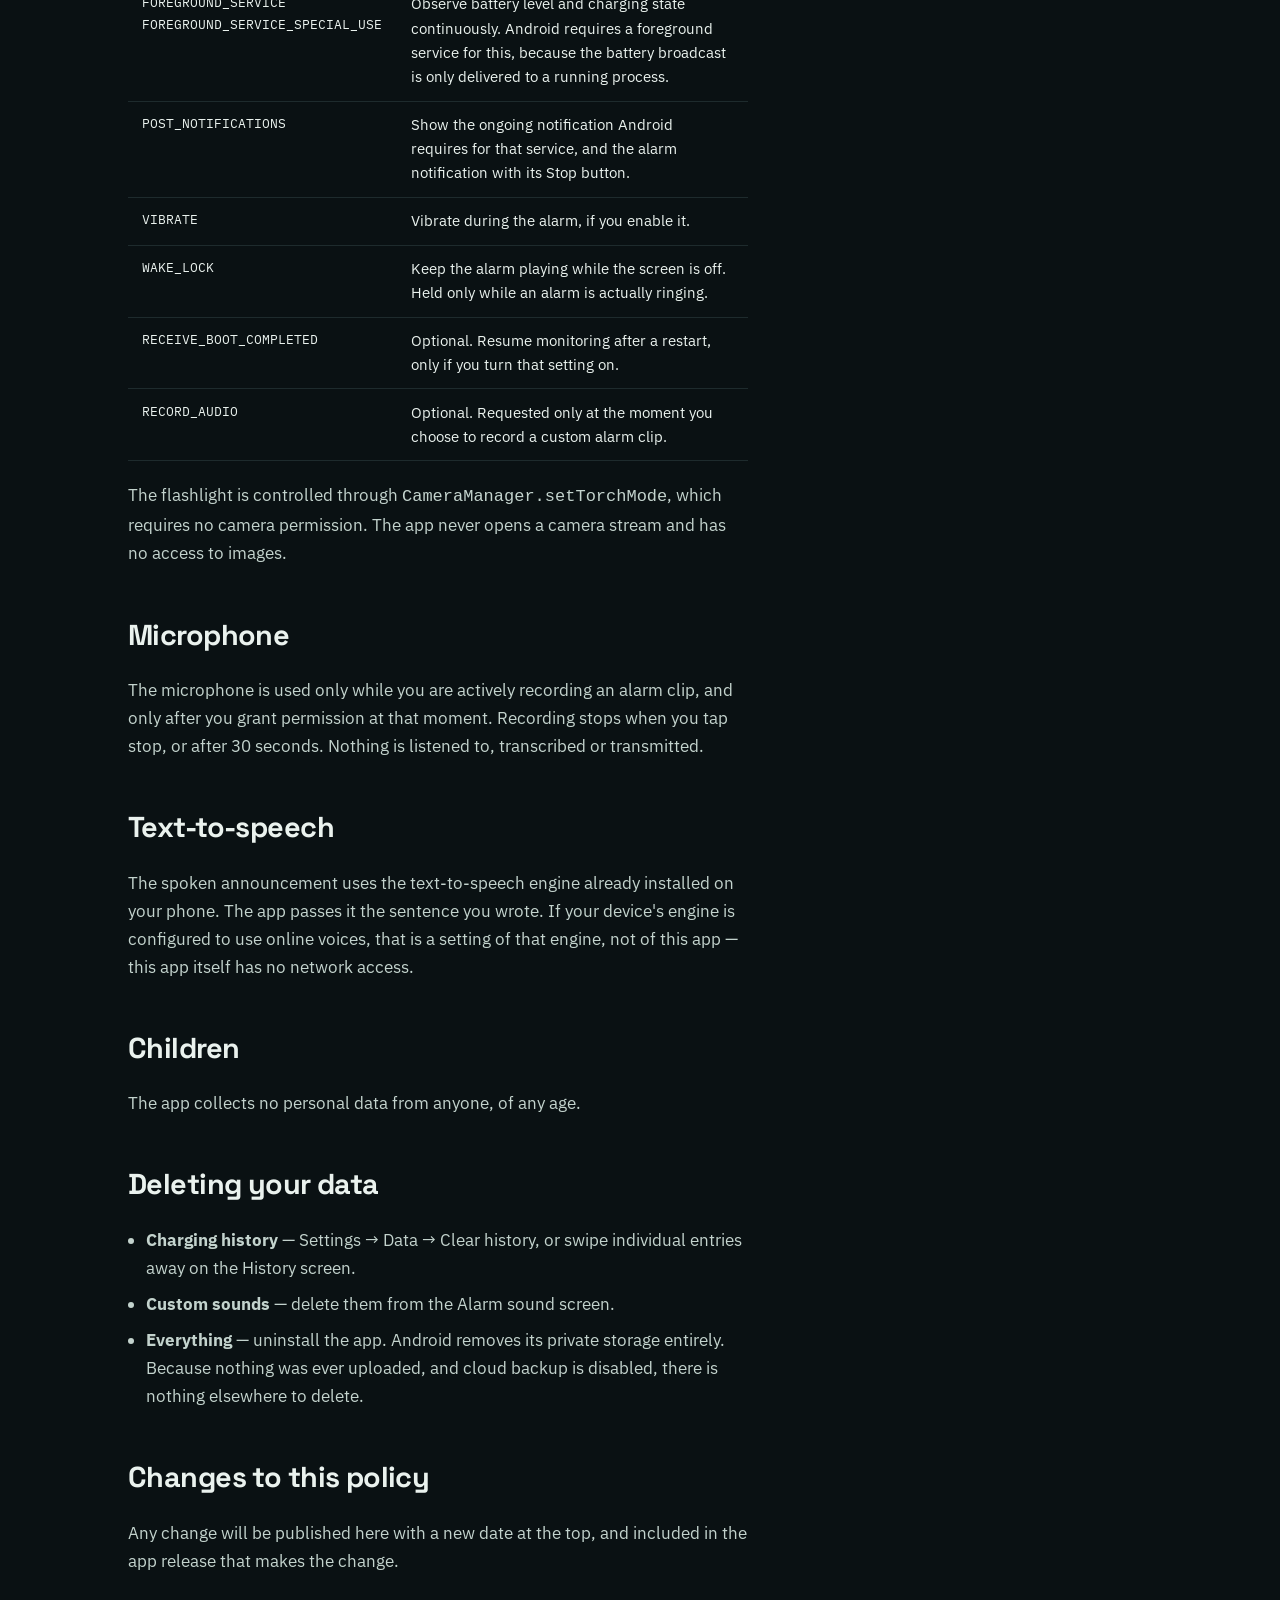
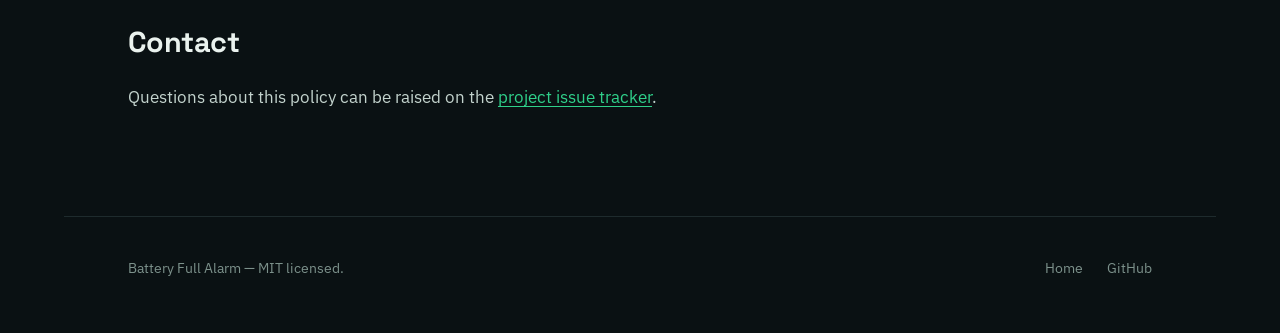
<file: website/privacy.html>
<!doctype html>
<html lang="en">
<head>
<meta charset="utf-8">
<meta name="viewport" content="width=device-width, initial-scale=1">
<title>Privacy policy — Battery Full Alarm</title>
<meta name="description" content="Battery Full Alarm collects nothing, sends nothing and stores everything on your device. It has no internet permission.">
<meta name="theme-color" content="#0a1113">
<link rel="icon" href="data:image/svg+xml,<svg xmlns='http://www.w3.org/2000/svg' viewBox='0 0 24 24'><text y='19' font-size='19'>🔋</text></svg>">
<link rel="preconnect" href="https://fonts.googleapis.com">
<link rel="preconnect" href="https://fonts.gstatic.com" crossorigin>
<link href="https://fonts.googleapis.com/css2?family=IBM+Plex+Mono:wght@400;500&family=IBM+Plex+Sans:wght@400;600&family=Space+Grotesk:wght@600;700&display=swap" rel="stylesheet">
<link rel="stylesheet" href="styles.css">
</head>
<body>

<header class="shell masthead">
  <a class="wordmark" href="/">
    <svg viewBox="0 0 24 24" aria-hidden="true" fill="none">
      <rect x="6" y="3" width="12" height="18" rx="3" stroke="#2FD08A" stroke-width="1.8"/>
      <path d="M13 7l-3.4 5.6H12L11.4 17l3.6-5.8h-2.4z" fill="#2FD08A"/>
    </svg>
    Battery Full Alarm
  </a>
  <nav>
    <a href="/">Home</a>
    <a href="https://github.com/FarhanAsgharr/battery-full-alarm">Source</a>
  </nav>
</header>

<main class="shell band" style="border-top:none">
  <div class="prose">
    <p class="eyebrow">Privacy policy</p>
    <h1 style="font-family:var(--display);font-size:clamp(2rem,1.4rem+2.4vw,3rem);letter-spacing:-0.03em;line-height:1.1;margin:0 0 1rem">
      Nothing you enter leaves your phone.
    </h1>
    <p class="stamp">Last updated 26 July 2026 · applies to Battery Full Alarm for Android</p>

    <h2>The short version</h2>
    <p>
      Battery Full Alarm collects nothing, sends nothing, and stores everything on your
      device. There is no account, no analytics, no advertising and no server.
    </p>
    <p>
      The app does not request the <code>INTERNET</code> permission. Android therefore
      blocks it from opening any network connection at all. That is enforced by the
      operating system, not by a promise in this document — you can verify it yourself in
      the manifest of the published build.
    </p>
    <p>
      Android's automatic cloud backup is also switched off. Left at its default it would
      have copied your settings, your charging history and any voice clip you recorded to
      your Google Drive. It does not. The trade-off is that these do not carry over to a
      new phone.
    </p>

    <h2>What is stored on your device</h2>
    <p>All of this lives in the app's private storage, readable only by this app:</p>
    <ul>
      <li>Your name and the announcement text you configure</li>
      <li>Alarm settings: sound, repeat interval, volume, vibration, torch, speech speed and pitch</li>
      <li>Your language and theme preference</li>
      <li>Audio files you import, and voice clips you record for use as the alarm</li>
      <li>A log of charging sessions: start and end time, battery level at each end, how long
          the charger was connected, when 100% was reached, and how many alarms played</li>
    </ul>

    <h2>What the app never does</h2>
    <ul>
      <li>Transmit any of the above, to us or to anyone else</li>
      <li>Use analytics, crash reporting or advertising SDKs</li>
      <li>Read your contacts, messages, photos, files, location or call history</li>
      <li>Identify you or your device</li>
      <li>Run in the background for any purpose other than watching the battery while you
          have monitoring switched on</li>
    </ul>

    <h2>Permissions, and why each one exists</h2>
    <table>
      <thead>
        <tr><th>Permission</th><th>Why it is needed</th></tr>
      </thead>
      <tbody>
        <tr>
          <td>FOREGROUND_SERVICE<br>FOREGROUND_SERVICE_SPECIAL_USE</td>
          <td>Observe battery level and charging state continuously. Android requires a
              foreground service for this, because the battery broadcast is only delivered
              to a running process.</td>
        </tr>
        <tr>
          <td>POST_NOTIFICATIONS</td>
          <td>Show the ongoing notification Android requires for that service, and the
              alarm notification with its Stop button.</td>
        </tr>
        <tr>
          <td>VIBRATE</td>
          <td>Vibrate during the alarm, if you enable it.</td>
        </tr>
        <tr>
          <td>WAKE_LOCK</td>
          <td>Keep the alarm playing while the screen is off. Held only while an alarm is
              actually ringing.</td>
        </tr>
        <tr>
          <td>RECEIVE_BOOT_COMPLETED</td>
          <td>Optional. Resume monitoring after a restart, only if you turn that setting on.</td>
        </tr>
        <tr>
          <td>RECORD_AUDIO</td>
          <td>Optional. Requested only at the moment you choose to record a custom alarm
              clip.</td>
        </tr>
      </tbody>
    </table>
    <p>
      The flashlight is controlled through <code>CameraManager.setTorchMode</code>, which
      requires no camera permission. The app never opens a camera stream and has no access
      to images.
    </p>

    <h2>Microphone</h2>
    <p>
      The microphone is used only while you are actively recording an alarm clip, and only
      after you grant permission at that moment. Recording stops when you tap stop, or
      after 30 seconds. Nothing is listened to, transcribed or transmitted.
    </p>

    <h2>Text-to-speech</h2>
    <p>
      The spoken announcement uses the text-to-speech engine already installed on your
      phone. The app passes it the sentence you wrote. If your device's engine is
      configured to use online voices, that is a setting of that engine, not of this app —
      this app itself has no network access.
    </p>

    <h2>Children</h2>
    <p>The app collects no personal data from anyone, of any age.</p>

    <h2>Deleting your data</h2>
    <ul>
      <li><strong>Charging history</strong> — Settings → Data → Clear history, or swipe
          individual entries away on the History screen.</li>
      <li><strong>Custom sounds</strong> — delete them from the Alarm sound screen.</li>
      <li><strong>Everything</strong> — uninstall the app. Android removes its private
          storage entirely. Because nothing was ever uploaded, and cloud backup is
          disabled, there is nothing elsewhere to delete.</li>
    </ul>

    <h2>Changes to this policy</h2>
    <p>
      Any change will be published here with a new date at the top, and included in the
      app release that makes the change.
    </p>

    <h2>Contact</h2>
    <p>
      Questions about this policy can be raised on the
      <a href="https://github.com/FarhanAsgharr/battery-full-alarm/issues">project issue tracker</a>.
    </p>
  </div>
</main>

<footer class="shell site-footer">
  <p style="margin:0">Battery Full Alarm — MIT licensed.</p>
  <nav>
    <a href="/">Home</a>
    <a href="https://github.com/FarhanAsgharr/battery-full-alarm">GitHub</a>
  </nav>
</footer>

</body>
</html>
</file>
<file: website/styles.css>
/*
  Battery Full Alarm — site styles.

  Palette is taken from the app's own moment: a phone screen lighting a dark room at
  3am. Near-black with a green cast, one screen-light off-white, the charged green as
  the single accent, and a warm amber reserved exclusively for the alarm state.
*/

:root {
  --night: #0a1113;
  --night-2: #0d1618;
  --panel: #111a1c;
  --line: #1e2b2d;
  --glow: #eaf2ee;
  --muted: #7c918b;
  --charge: #2fd08a;
  --amber: #ffb25c;

  --display: "Space Grotesk", ui-sans-serif, system-ui, sans-serif;
  --body: "IBM Plex Sans", ui-sans-serif, system-ui, sans-serif;
  --mono: "IBM Plex Mono", ui-monospace, "SF Mono", Menlo, monospace;

  --measure: 62ch;
  --gutter: clamp(1.25rem, 5vw, 4rem);
}

*,
*::before,
*::after {
  box-sizing: border-box;
}

html {
  -webkit-text-size-adjust: 100%;
}

body {
  margin: 0;
  background: var(--night);
  color: var(--glow);
  font-family: var(--body);
  font-size: clamp(1rem, 0.96rem + 0.2vw, 1.0625rem);
  line-height: 1.65;
  -webkit-font-smoothing: antialiased;
}

/* The single light source: a soft pool of screen-glow behind the hero. */
body::before {
  content: "";
  position: fixed;
  inset: -20vh 0 auto 0;
  height: 90vh;
  background: radial-gradient(
    62% 52% at 50% 12%,
    rgba(47, 208, 138, 0.16) 0%,
    rgba(47, 208, 138, 0.05) 38%,
    transparent 72%
  );
  pointer-events: none;
  z-index: 0;
}

.shell {
  position: relative;
  z-index: 1;
  width: min(72rem, 100%);
  margin-inline: auto;
  padding-inline: var(--gutter);
}

a {
  color: var(--charge);
  text-underline-offset: 0.2em;
}

:focus-visible {
  outline: 2px solid var(--charge);
  outline-offset: 3px;
  border-radius: 4px;
}

/* ---------------------------------------------------------------- masthead */

.masthead {
  display: flex;
  align-items: center;
  justify-content: space-between;
  gap: 1rem;
  padding-block: 1.75rem;
}

.wordmark {
  display: inline-flex;
  align-items: center;
  gap: 0.6rem;
  font-family: var(--display);
  font-weight: 700;
  font-size: 0.95rem;
  letter-spacing: 0.02em;
  color: var(--glow);
  text-decoration: none;
}

.wordmark svg {
  width: 22px;
  height: 22px;
  flex: none;
}

.masthead nav {
  display: flex;
  gap: 1.5rem;
  font-size: 0.9rem;
}

.masthead nav a {
  color: var(--muted);
  text-decoration: none;
}

.masthead nav a:hover {
  color: var(--glow);
}

/* -------------------------------------------------------------------- hero */

.hero {
  padding-block: clamp(2.5rem, 7vw, 5.5rem) clamp(3rem, 8vw, 6rem);
}

.eyebrow {
  font-family: var(--mono);
  font-size: 0.75rem;
  letter-spacing: 0.16em;
  text-transform: uppercase;
  color: var(--charge);
  margin: 0 0 1.25rem;
}

.hero h1 {
  font-family: var(--display);
  font-weight: 700;
  font-size: clamp(2.6rem, 1.4rem + 5.4vw, 5.4rem);
  line-height: 0.96;
  letter-spacing: -0.035em;
  margin: 0 0 1.25rem;
  max-width: 15ch;
}

.hero h1 em {
  font-style: normal;
  color: var(--charge);
}

.hero .lede {
  max-width: 46ch;
  color: var(--muted);
  font-size: clamp(1.05rem, 1rem + 0.35vw, 1.25rem);
  margin: 0 0 2.5rem;
}

/* ------------------------------------------------- signature: the announcer */

.announcer {
  display: grid;
  grid-template-columns: auto 1fr;
  gap: clamp(1.5rem, 4vw, 3rem);
  align-items: center;
  padding: clamp(1.5rem, 4vw, 2.5rem);
  border: 1px solid var(--line);
  border-radius: 20px;
  background: linear-gradient(180deg, var(--panel), var(--night-2));
}

.meter {
  width: clamp(116px, 20vw, 156px);
  height: clamp(116px, 20vw, 156px);
  flex: none;
  display: block;
}

.meter-track {
  fill: none;
  stroke: var(--line);
  stroke-width: 9;
  stroke-linecap: round;
}

.meter-fill {
  fill: none;
  stroke: var(--charge);
  stroke-width: 9;
  stroke-linecap: round;
  /* Set from script; the dash offset is what animates. */
  transition: stroke-dashoffset 1.05s cubic-bezier(0.22, 0.75, 0.2, 1);
}

.meter-label {
  font-family: var(--display);
  font-weight: 700;
  font-size: 25px;
  fill: var(--glow);
  letter-spacing: -0.03em;
}

.meter.is-full .meter-fill {
  filter: drop-shadow(0 0 10px rgba(47, 208, 138, 0.55));
}

.speech {
  min-height: 8.5rem;
  display: flex;
  flex-direction: column;
  justify-content: center;
  gap: 0.75rem;
}

.speech-lang {
  font-family: var(--mono);
  font-size: 0.72rem;
  letter-spacing: 0.14em;
  text-transform: uppercase;
  color: var(--muted);
}

.speech-line {
  font-size: clamp(1.15rem, 1rem + 0.9vw, 1.7rem);
  line-height: 1.45;
  margin: 0;
  color: var(--glow);
  text-wrap: balance;
}

/* Quiet until the meter reaches 100 — the sentence is the payoff, not decoration. */
.speech.is-idle .speech-line,
.speech.is-idle .speech-lang {
  opacity: 0.25;
}

.speech-line,
.speech-lang {
  transition: opacity 0.4s ease;
}

.speech[dir="rtl"] {
  text-align: right;
}

.speech[lang="ur"] .speech-line,
.speech[lang="ar"] .speech-line {
  font-family: "IBM Plex Sans Arabic", var(--body);
  line-height: 1.9;
}

.speech[lang="hi"] .speech-line {
  font-family: "IBM Plex Sans Devanagari", var(--body);
}

/* ------------------------------------------------------------------ actions */

.actions {
  display: flex;
  flex-wrap: wrap;
  gap: 0.85rem;
  margin-top: 2.25rem;
}

.btn {
  display: inline-flex;
  align-items: center;
  gap: 0.55rem;
  padding: 0.85rem 1.4rem;
  border-radius: 12px;
  font-family: var(--display);
  font-weight: 600;
  font-size: 0.95rem;
  text-decoration: none;
  border: 1px solid transparent;
  transition: transform 0.15s ease, background-color 0.15s ease, border-color 0.15s ease;
}

.btn:active {
  transform: translateY(1px);
}

.btn-primary {
  background: var(--charge);
  color: #04120c;
}

.btn-primary:hover {
  background: #4ade9f;
}

.btn-ghost {
  border-color: var(--line);
  color: var(--glow);
}

.btn-ghost:hover {
  border-color: var(--charge);
}

.actions-note {
  margin: 0.9rem 0 0;
  font-family: var(--mono);
  font-size: 0.78rem;
  color: var(--muted);
}

/* ---------------------------------------------------------------- sections */

.band {
  padding-block: clamp(3rem, 8vw, 5.5rem);
  border-top: 1px solid var(--line);
}

.band > h2 {
  font-family: var(--display);
  font-weight: 700;
  font-size: clamp(1.6rem, 1.2rem + 1.6vw, 2.4rem);
  letter-spacing: -0.025em;
  margin: 0 0 0.75rem;
}

.band > .sub {
  color: var(--muted);
  max-width: var(--measure);
  margin: 0 0 2.5rem;
}

/* The alarm chain is genuinely ordered, so the steps are numbered. */
.chain {
  list-style: none;
  margin: 0;
  padding: 0;
  display: grid;
  gap: 1px;
  background: var(--line);
  border: 1px solid var(--line);
  border-radius: 16px;
  overflow: hidden;
}

.chain li {
  display: grid;
  grid-template-columns: 3.25rem 1fr;
  gap: 1rem;
  align-items: baseline;
  padding: 1.35rem clamp(1rem, 3vw, 1.75rem);
  background: var(--night-2);
}

.chain .step {
  font-family: var(--mono);
  font-size: 0.8rem;
  color: var(--charge);
  letter-spacing: 0.06em;
}

.chain h3 {
  font-family: var(--display);
  font-size: 1.05rem;
  font-weight: 600;
  margin: 0 0 0.2rem;
}

.chain p {
  margin: 0;
  color: var(--muted);
  font-size: 0.95rem;
}

.chain li:last-child .step {
  color: var(--amber);
}

/* ---------------------------------------------------------------- caveat */

/* Reserved for things the reader would be annoyed to discover later. */
.caveat {
  margin-top: 1.75rem;
  padding: 1rem 1.25rem;
  border-left: 3px solid var(--amber);
  border-radius: 0 12px 12px 0;
  background: rgba(255, 178, 92, 0.08);
  color: #e3d2bd;
  font-size: 0.92rem;
  line-height: 1.6;
  max-width: 56ch;
}

.caveat strong {
  color: var(--amber);
}

/* -------------------------------------------------------------- features */

.features {
  display: grid;
  grid-template-columns: repeat(auto-fit, minmax(16rem, 1fr));
  gap: 1px;
  background: var(--line);
  border: 1px solid var(--line);
  border-radius: 16px;
  overflow: hidden;
}

.feature {
  background: var(--night-2);
  padding: 1.5rem clamp(1.1rem, 3vw, 1.6rem);
}

.feature h3 {
  font-family: var(--display);
  font-size: 1rem;
  font-weight: 600;
  margin: 0 0 0.85rem;
  color: var(--charge);
}

.feature ul {
  margin: 0;
  padding: 0;
  list-style: none;
}

.feature li {
  position: relative;
  padding-left: 1.1rem;
  margin-bottom: 0.55rem;
  font-size: 0.92rem;
  line-height: 1.55;
  color: #bcccc6;
}

.feature li::before {
  content: "";
  position: absolute;
  left: 0;
  top: 0.62em;
  width: 5px;
  height: 5px;
  border-radius: 50%;
  background: var(--muted);
}

/* ------------------------------------------------------------- changelog */

.release {
  padding-block: 2rem;
  border-top: 1px solid var(--line);
}

.release:first-of-type {
  border-top: none;
  padding-top: 0;
}

.release-head {
  display: flex;
  align-items: baseline;
  flex-wrap: wrap;
  gap: 0.75rem 1rem;
  margin-bottom: 0.5rem;
}

.release-head h2 {
  font-family: var(--display);
  font-size: clamp(1.5rem, 1.2rem + 1.2vw, 2rem);
  letter-spacing: -0.02em;
  margin: 0;
}

.release-date {
  font-family: var(--mono);
  font-size: 0.8rem;
  color: var(--muted);
}

.pill {
  font-family: var(--mono);
  font-size: 0.68rem;
  letter-spacing: 0.1em;
  text-transform: uppercase;
  padding: 0.25rem 0.6rem;
  border-radius: 20px;
  border: 1px solid var(--line);
  color: var(--muted);
}

.pill-current {
  border-color: var(--charge);
  color: var(--charge);
}

.release h3 {
  font-family: var(--display);
  font-size: 0.95rem;
  color: var(--glow);
  margin: 1.75rem 0 0.5rem;
}

/* ------------------------------------------------------------- screenshots */

.shots {
  display: grid;
  grid-template-columns: repeat(auto-fit, minmax(230px, 1fr));
  gap: clamp(1.25rem, 4vw, 2.5rem);
  max-width: 46rem;
}

.shot figure {
  margin: 0;
}

.shot img {
  display: block;
  width: 100%;
  height: auto;
  border-radius: 18px;
  border: 1px solid var(--line);
  background: var(--panel);
}

.shot figcaption {
  margin-top: 0.85rem;
  font-family: var(--mono);
  font-size: 0.78rem;
  color: var(--muted);
}

/* ------------------------------------------------------ the honest section */

.absences {
  list-style: none;
  margin: 0;
  padding: 0;
  display: grid;
  grid-template-columns: repeat(auto-fit, minmax(15rem, 1fr));
  gap: 1.25rem 2rem;
  max-width: 58rem;
}

.absences li {
  padding-left: 1.9rem;
  position: relative;
  font-family: var(--mono);
  font-size: 0.88rem;
  line-height: 1.6;
  color: var(--glow);
}

.absences li::before {
  content: "";
  position: absolute;
  left: 0;
  top: 0.62em;
  width: 1.1rem;
  height: 1px;
  background: var(--charge);
}

.absences span {
  display: block;
  font-family: var(--body);
  font-size: 0.88rem;
  color: var(--muted);
  margin-top: 0.15rem;
}

/* ------------------------------------------------------------------ prose */

.prose {
  max-width: var(--measure);
}

.prose h2 {
  font-family: var(--display);
  font-weight: 700;
  font-size: clamp(1.35rem, 1.1rem + 1vw, 1.8rem);
  letter-spacing: -0.02em;
  margin: 2.75rem 0 0.85rem;
}

.prose h3 {
  font-family: var(--display);
  font-size: 1.05rem;
  margin: 2rem 0 0.5rem;
}

.prose p,
.prose li {
  color: #c3d3cd;
}

.prose ul {
  padding-left: 1.15rem;
}

.prose li {
  margin-bottom: 0.5rem;
}

.prose table {
  width: 100%;
  border-collapse: collapse;
  margin: 1.25rem 0;
  font-size: 0.92rem;
}

.prose th,
.prose td {
  text-align: left;
  padding: 0.7rem 0.9rem;
  border-bottom: 1px solid var(--line);
  vertical-align: top;
}

.prose th {
  font-family: var(--mono);
  font-size: 0.75rem;
  letter-spacing: 0.1em;
  text-transform: uppercase;
  color: var(--muted);
  font-weight: 400;
}

.prose td:first-child {
  font-family: var(--mono);
  font-size: 0.82rem;
  color: var(--glow);
  white-space: nowrap;
}

.stamp {
  font-family: var(--mono);
  font-size: 0.78rem;
  color: var(--muted);
  letter-spacing: 0.06em;
}

/* ----------------------------------------------------------------- footer */

.site-footer {
  border-top: 1px solid var(--line);
  padding-block: 2.5rem 3.5rem;
  display: flex;
  flex-wrap: wrap;
  gap: 1rem 2rem;
  justify-content: space-between;
  align-items: baseline;
  font-size: 0.88rem;
  color: var(--muted);
}

.site-footer a {
  color: var(--muted);
  text-decoration: none;
}

.site-footer a:hover {
  color: var(--charge);
}

.site-footer nav {
  display: flex;
  gap: 1.5rem;
  flex-wrap: wrap;
}

/* ------------------------------------------------------------ small screens */

@media (max-width: 46rem) {
  /* Keep the masthead on one line: the wordmark stays whole and the in-page anchor
     drops, since the section it points at is a short scroll away anyway. */
  .wordmark {
    white-space: nowrap;
    font-size: 0.9rem;
  }

  .masthead {
    padding-block: 1.25rem;
  }

  .masthead nav {
    gap: 1.1rem;
    font-size: 0.85rem;
  }

  .masthead nav a[href^="#"] {
    display: none;
  }
}

@media (max-width: 40rem) {
  .announcer {
    grid-template-columns: 1fr;
    justify-items: start;
  }

  .speech {
    min-height: 0;
  }

  .chain li {
    grid-template-columns: 1fr;
    gap: 0.3rem;
  }
}

@media (prefers-reduced-motion: reduce) {
  *,
  *::before,
  *::after {
    transition-duration: 0.01ms !important;
    animation-duration: 0.01ms !important;
    animation-iteration-count: 1 !important;
  }
}
</file>
